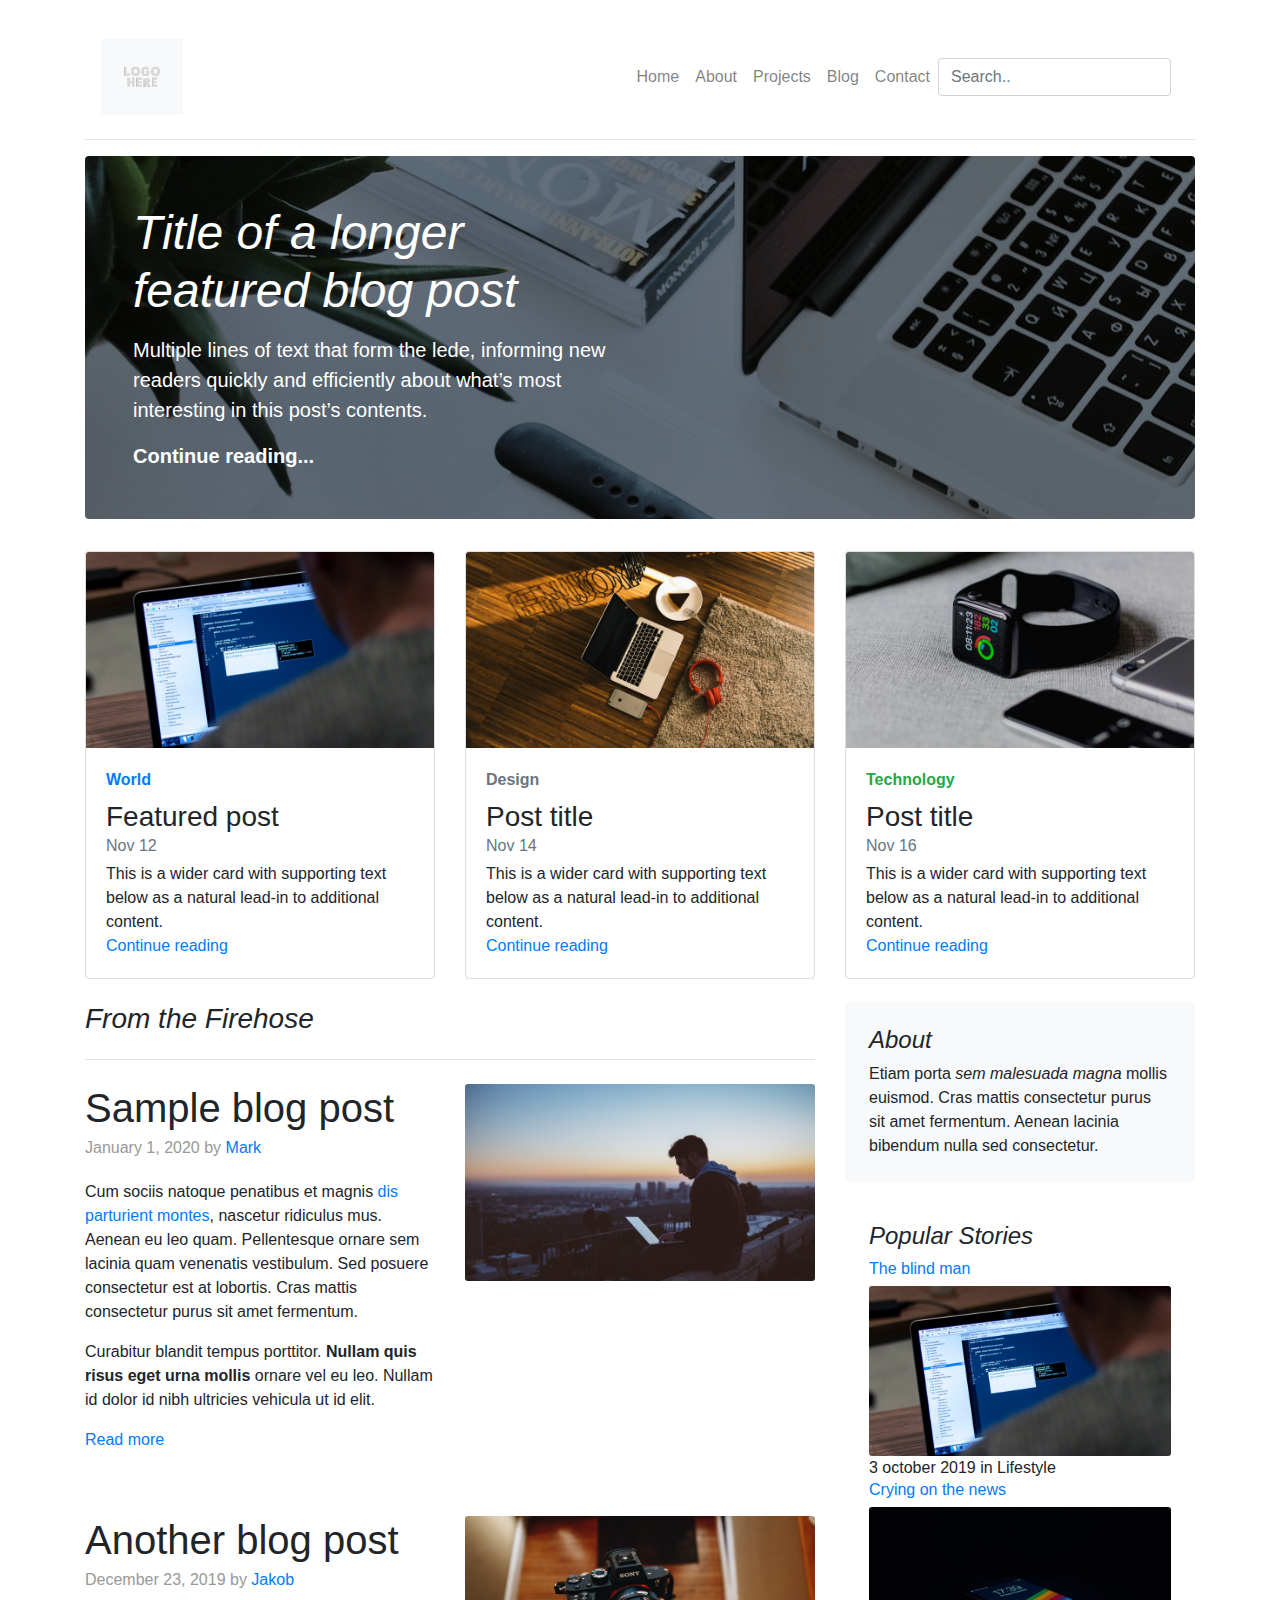
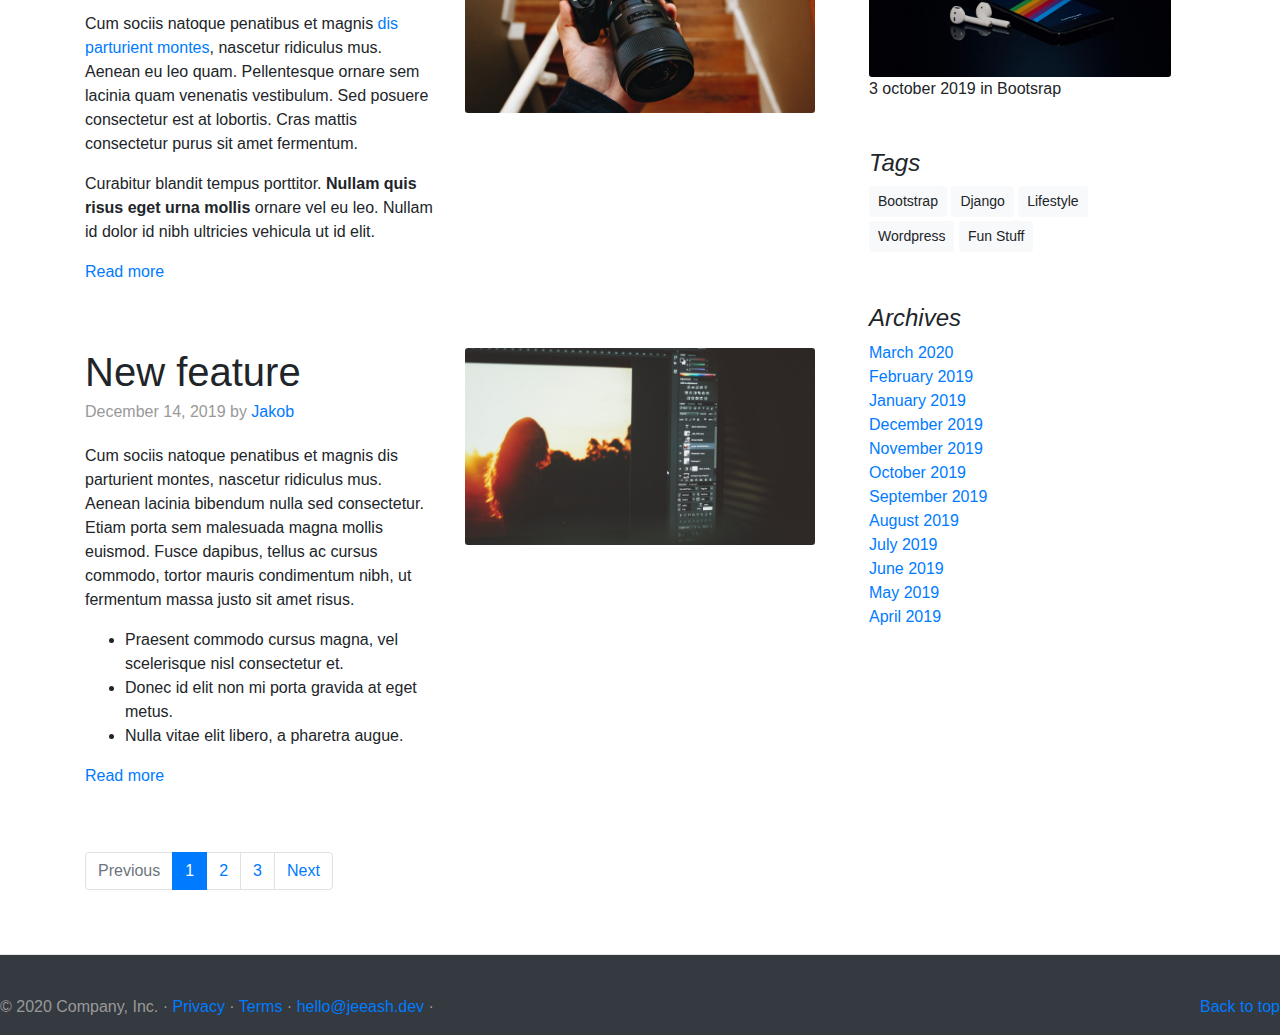
<file: index.html>
<!DOCTYPE html>
<html lang="fr">
  <head>
    <!-- Required meta tags -->
    <meta charset="utf-8">
    <meta name="viewport" content="width=device-width, initial-scale=1, shrink-to-fit=no">
    <title> JH Blog Template </title>
    <!-- Bootstrap CSS -->
    <link rel="stylesheet" href="https://stackpath.bootstrapcdn.com/bootstrap/4.4.1/css/bootstrap.min.css" integrity="sha384-Vkoo8x4CGsO3+Hhxv8T/Q5PaXtkKtu6ug5TOeNV6gBiFeWPGFN9MuhOf23Q9Ifjh" crossorigin="anonymous">
    <link rel="stylesheet" href="https://cdnjs.cloudflare.com/ajax/libs/font-awesome/5.11.2/css/all.css"
        integrity="sha256-46qynGAkLSFpVbEBog43gvNhfrOj+BmwXdxFgVK/Kvc=" crossorigin="anonymous">
    <!--<link rel="stylesheet" href="https://cdnjs.cloudflare.com/ajax/libs/normalize/7.0.0/normalize.min.css">-->

    <link href="https://fonts.googleapis.com/css?family=Source+Code+Pro:400,900|Source+Sans+Pro:300,900&display=swap" rel="stylesheet">

    <link rel="stylesheet" href="css/style.css">

  </head>
<body>



<div class="container">
  <header class="blog-header py-3">
    <nav class="navbar navbar-expand-md navbar-light bg-white absolute-top">
      <button class="navbar-toggler order-2 order-md-1" type="button" data-toggle="collapse" data-target=".navbar-collapse" aria-controls="navbar-left navbar-right" aria-expanded="false" aria-label="Toggle navigation">
        <span class="navbar-toggler-icon"></span>
      </button>
      <nav class="navbar navbar-light bg-light">
          <a class="navbar-brand mx-auto order-1 order-md-3" href="index.html">
              <img src="img/logo.png" width="50" height="50" alt="Logo">
          </a>
      </nav>
      <div class="collapse navbar-collapse order-4 order-md-4" id="navbar-right">
        <ul class="navbar-nav ml-auto">
          <li class="nav-item">
            <a class="nav-link" href="index.html">Home</a>
          </li>
          <li class="nav-item">
            <a class="nav-link" href="about.html">About</a>
          </li>
          <li class="nav-item">
            <a class="nav-link" href="projets.html">Projects</a>
          </li>
          <li class="nav-item">
            <a class="nav-link" href="blogposts.html">Blog</a>
          </li>
          <li class="nav-item">
            <a class="nav-link" href="contact.html">Contact</a>
          </li>
        </ul>
        <form class="form-inline" role="search">
          <input class="search js-search form-control form-control-rounded mr-sm-2" type="text" title="Enter search query here.." placeholder="Search.." aria-label="Search">
        </form>
      </div>
    </nav>
  </header>

  <div class="jumbotron p-4 p-md-5 text-white rounded bg-dark" style="background-image:url(img/3.jpg) ">
    <div class="col-md-6 px-0">
      <h1 class="display-4 font-italic">Title of a longer featured blog post</h1>
      <p class="lead my-3">Multiple lines of text that form the lede, informing new readers quickly and efficiently about what’s most interesting in this post’s contents.</p>
      <p class="lead mb-0"><a href="#" class="text-white font-weight-bold">Continue reading...</a></p>
    </div>
  </div>

  <div class="row mb-2">
    <div class="col-md-4">
      <div class="card" style="">
        <img src="img/6.jpg" class="card-img-top" alt="">
        <div class="card-body">
          <strong class="d-inline-block mb-2 text-primary">World</strong>
          <h3 class="mb-0">Featured post</h3>
          <div class="mb-1 text-muted">Nov 12</div>
          <p class="card-text mb-auto">This is a wider card with supporting text below as a natural lead-in to additional content.</p>
          <a href="#" class="stretched-link">Continue reading</a>
        </div>
      </div>
    </div>
    <div class="col-md-4">
      <div class="card" style="">
        <img src="img/2.jpg" class="card-img-top" alt="">
        <div class="card-body">
          <strong class="d-inline-block mb-2 text-secondary">Design</strong>
          <h3 class="mb-0">Post title</h3>
          <div class="mb-1 text-muted">Nov 14</div>
          <p class="card-text mb-auto">This is a wider card with supporting text below as a natural lead-in to additional content.</p>
          <a href="#" class="stretched-link">Continue reading</a>
        </div>
      </div>
    </div>
    <div class="col-md-4">
      <div class="card" style="">
        <img src="img/4.jpg" class="card-img-top" alt="">
        <div class="card-body">
          <strong class="d-inline-block mb-2 text-success">Technology</strong>
          <h3 class="mb-0">Post title</h3>
          <div class="mb-1 text-muted">Nov 16</div>
          <p class="card-text mb-auto">This is a wider card with supporting text below as a natural lead-in to additional content.</p>
          <a href="#" class="stretched-link">Continue reading</a>
        </div>
      </div>
    </div>
  </div>
</div>

<main role="main" class="container">
  <div class="row">
    <div class="col-md-8 blog-main">
      <h3 class="pb-4 mb-4 font-italic border-bottom">
        From the Firehose
      </h3>

      <div class="blog-post">
          <div class="row">
            <div class="col-md-6">
            <h2 class="blog-post-title">Sample blog post</h2>
            <p class="blog-post-meta">January 1, 2020 by <a href="#">Mark</a></p>
            <p>Cum sociis natoque penatibus et magnis <a href="#">dis parturient montes</a>, nascetur ridiculus mus. Aenean eu leo quam. Pellentesque ornare sem lacinia quam venenatis vestibulum. Sed posuere consectetur est at lobortis. Cras mattis consectetur purus sit amet fermentum.</p>
            <blockquote>
              <p>Curabitur blandit tempus porttitor. <strong>Nullam quis risus eget urna mollis</strong> ornare vel eu leo. Nullam id dolor id nibh ultricies vehicula ut id elit.</p>
            </blockquote>
            <a href="#" class="btn-readmore">Read more</a>
            </div>

            <div class="col-md-6">
              <img src="img/1.jpg" class="card-img" alt="...">
            </div>
            </div>

        </div><!-- /.blog-post -->

      <div class="blog-post">
        <div class="row">
          <div class="col-md-6">
          <h2 class="blog-post-title">Another blog post</h2>
          <p class="blog-post-meta">December 23, 2019 by <a href="#">Jakob</a></p>
          <p>Cum sociis natoque penatibus et magnis <a href="#">dis parturient montes</a>, nascetur ridiculus mus. Aenean eu leo quam. Pellentesque ornare sem lacinia quam venenatis vestibulum. Sed posuere consectetur est at lobortis. Cras mattis consectetur purus sit amet fermentum.</p>
          <blockquote>
          <p>Curabitur blandit tempus porttitor. <strong>Nullam quis risus eget urna mollis</strong> ornare vel eu leo. Nullam id dolor id nibh ultricies vehicula ut id elit.</p>
          </blockquote>
          <a href="#" class="btn-readmore">Read more</a>
          </div>
          <div class="col-md-6">
            <img src="img/11.jpg" class="card-img" alt="...">
          </div>
        </div>
      </div><!-- /.blog-post -->


      <div class="blog-post">
        <div class="row">
          <div class="col-md-6">
          <h2 class="blog-post-title">New feature</h2>
          <p class="blog-post-meta">December 14, 2019 by <a href="#">Jakob</a></p>
          <p>Cum sociis natoque penatibus et magnis dis parturient montes, nascetur ridiculus mus. Aenean lacinia bibendum nulla sed consectetur. Etiam porta sem malesuada magna mollis euismod. Fusce dapibus, tellus ac cursus commodo, tortor mauris condimentum nibh, ut fermentum massa justo sit amet risus.</p>
          <ul>
            <li>Praesent commodo cursus magna, vel scelerisque nisl consectetur et.</li>
            <li>Donec id elit non mi porta gravida at eget metus.</li>
            <li>Nulla vitae elit libero, a pharetra augue.</li>
          </ul>
          <a href="#" class="btn-readmore">Read more</a>
        </div>
        <div class="col-md-6">
          <img src="img/12.jpg" class="card-img" alt="...">
        </div>
      </div>
    </div><!-- /.blog-post -->

    <nav aria-label="navigation" class="blog-pagination">
      <ul class="pagination">
        <li class="page-item disabled">
          <a class="page-link" href="#" tabindex="-1" aria-disabled="true">Previous</a>
        </li>
        <li class="page-item active" aria-current="page">
          <a class="page-link" href="#">1 <span class="sr-only">(current)</span></a>
        </li>
        <li class="page-item"><a class="page-link" href="#">2</a></li>
        <li class="page-item"><a class="page-link" href="#">3</a></li>
        <li class="page-item">
          <a class="page-link" href="#">Next</a>
        </li>
      </ul>
   </nav>

    </div><!-- /.blog-main -->

    <aside class="col-md-4 blog-sidebar">
      <div class="p-4 mb-3 bg-light rounded">
        <h4 class="font-italic">About</h4>
        <p class="mb-0">Etiam porta <em>sem malesuada magna</em> mollis euismod. Cras mattis consectetur purus sit amet fermentum. Aenean lacinia bibendum nulla sed consectetur.</p>
      </div>

      <div class="p-4">
        <h4 class="font-italic">Popular Stories</h4>
        <a href="blogpost-single.html" class="d-inline-block">
            <h4 class="h6">The blind man</h4>
              <img class="card-img" src="img/6.jpg" alt="" />
        </a>
        <time class="timeago" datetime="2019-10-03 20:00">3 october 2019</time> in Lifestyle

        <a href="blogpost-single.html" class="d-inline-block">
            <h4 class="h6">Crying on the news</h4>
              <img class="card-img" src="img/10.jpg" alt="" />
        </a>
        <time class="timeago" datetime="2019-10-03 20:00">3 october 2019</time> in Bootsrap

      </div>

      <div class="p-4">
        <h4 class="font-italic">Tags</h4>
        <a class="btn btn-light btn-sm mb-1" href="page-category.html">Bootstrap</a>
        <a class="btn btn-light btn-sm mb-1" href="page-category.html">Django</a>
        <a class="btn btn-light btn-sm mb-1" href="page-category.html">Lifestyle</a>
        <a class="btn btn-light btn-sm mb-1" href="page-category.html">Wordpress</a>
        <a class="btn btn-light btn-sm mb-1" href="page-category.html">Fun Stuff</a>
      </div>

      <div class="p-4">
        <h4 class="font-italic">Archives</h4>
        <ol class="list-unstyled mb-0">
          <li><a href="#">March 2020</a></li>
          <li><a href="#">February 2019</a></li>
          <li><a href="#">January 2019</a></li>
          <li><a href="#">December 2019</a></li>
          <li><a href="#">November 2019</a></li>
          <li><a href="#">October 2019</a></li>
          <li><a href="#">September 2019</a></li>
          <li><a href="#">August 2019</a></li>
          <li><a href="#">July 2019</a></li>
          <li><a href="#">June 2019</a></li>
          <li><a href="#">May 2019</a></li>
          <li><a href="#">April 2019</a></li>
        </ol>
      </div>

    </aside><!-- /.blog-sidebar -->

  </div><!-- /.row -->

</main><!-- /.container -->

<footer class="blog-footer bg-dark">
  <p class="float-right"><a href="#">Back to top</a></p>
  <p class="float-left">&copy; 2020 Company, Inc. &middot; <a href="#">Privacy</a> &middot; <a href="#">Terms</a>
    &middot; <a href="mailto:hello@jeeash.dev" class="">hello@jeeash.dev</a> &middot; <a href="#"><i class="fab fa-github"></i></a>
    <a href="#"><i class="fab fa-twitter"></i></a> <a href="#"><i class="fab fa-facebook"></i></a>
  </p>
</footer>

<!-- Optional JavaScript -->
<!-- jQuery first, then Popper.js, then Bootstrap JS -->
<script src="https://code.jquery.com/jquery-3.4.1.slim.min.js" integrity="sha384-J6qa4849blE2+poT4WnyKhv5vZF5SrPo0iEjwBvKU7imGFAV0wwj1yYfoRSJoZ+n" crossorigin="anonymous"></script>
<script src="https://cdn.jsdelivr.net/npm/popper.js@1.16.0/dist/umd/popper.min.js" integrity="sha384-Q6E9RHvbIyZFJoft+2mJbHaEWldlvI9IOYy5n3zV9zzTtmI3UksdQRVvoxMfooAo" crossorigin="anonymous"></script>
<script src="https://stackpath.bootstrapcdn.com/bootstrap/4.4.1/js/bootstrap.min.js" integrity="sha384-wfSDF2E50Y2D1uUdj0O3uMBJnjuUD4Ih7YwaYd1iqfktj0Uod8GCExl3Og8ifwB6" crossorigin="anonymous"></script>
</body>
</html>
</file>
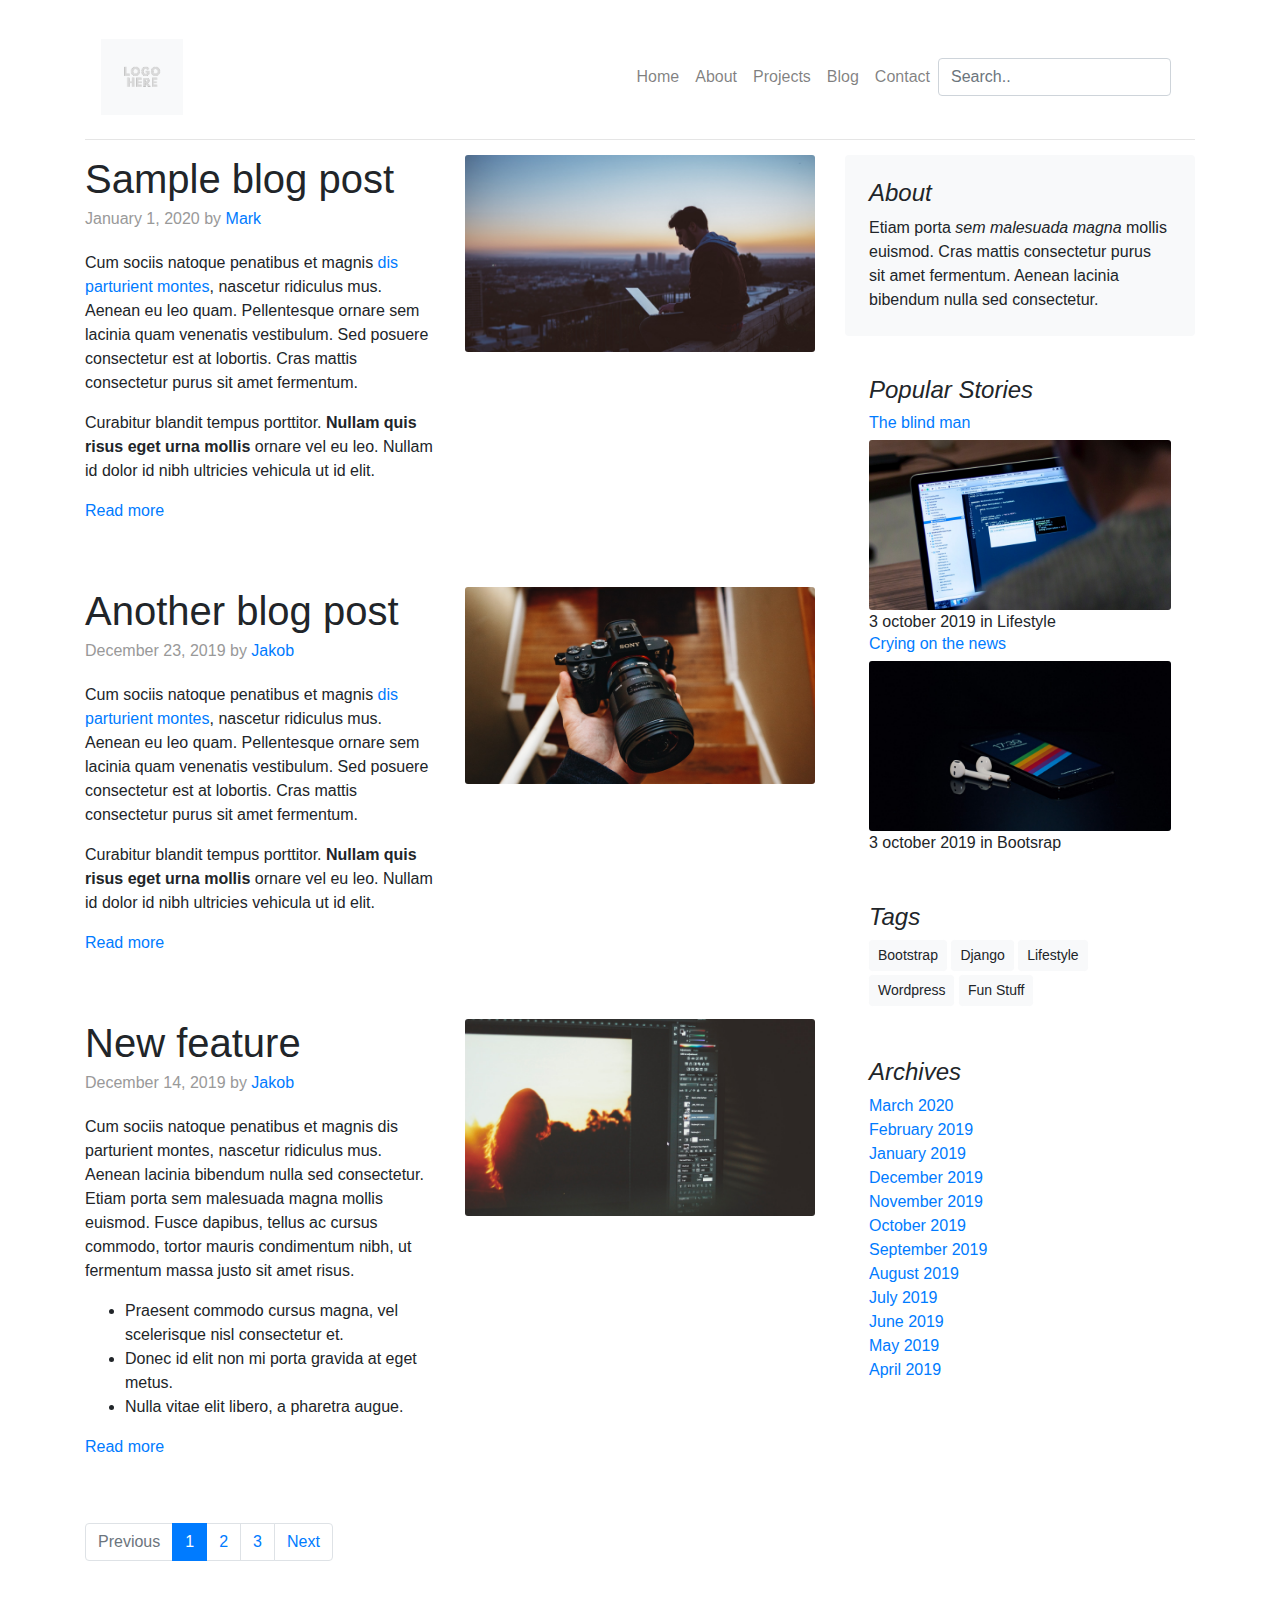
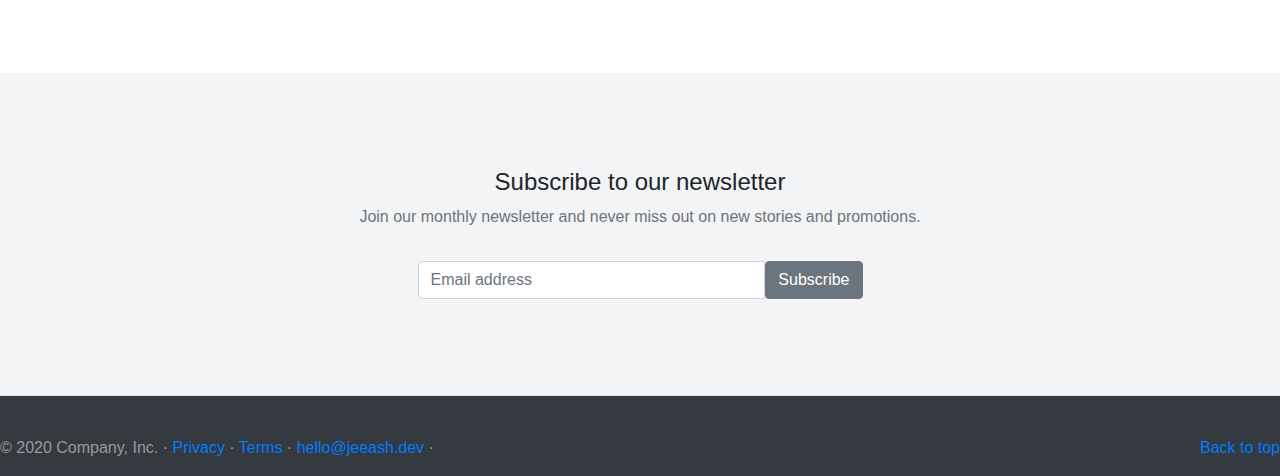
<file: blogposts.html>
<!DOCTYPE html>
<html lang="fr">
  <head>
    <!-- Required meta tags -->
    <meta charset="utf-8">
    <meta name="viewport" content="width=device-width, initial-scale=1, shrink-to-fit=no">
    <title> JH Blog Template </title>
    <!-- Bootstrap CSS -->
    <link rel="stylesheet" href="https://stackpath.bootstrapcdn.com/bootstrap/4.4.1/css/bootstrap.min.css" integrity="sha384-Vkoo8x4CGsO3+Hhxv8T/Q5PaXtkKtu6ug5TOeNV6gBiFeWPGFN9MuhOf23Q9Ifjh" crossorigin="anonymous">
    <link rel="stylesheet" href="https://cdnjs.cloudflare.com/ajax/libs/font-awesome/5.11.2/css/all.css"
        integrity="sha256-46qynGAkLSFpVbEBog43gvNhfrOj+BmwXdxFgVK/Kvc=" crossorigin="anonymous">
    <!--<link rel="stylesheet" href="https://cdnjs.cloudflare.com/ajax/libs/normalize/7.0.0/normalize.min.css">-->

    <link href="https://fonts.googleapis.com/css?family=Source+Code+Pro:400,900|Source+Sans+Pro:300,900&display=swap" rel="stylesheet">

    <link rel="stylesheet" href="css/style.css">

  </head>
<body>



<div class="container">
  <header class="blog-header py-3">
    <nav class="navbar navbar-expand-md navbar-light bg-white absolute-top">
      <button class="navbar-toggler order-2 order-md-1" type="button" data-toggle="collapse" data-target=".navbar-collapse" aria-controls="navbar-left navbar-right" aria-expanded="false" aria-label="Toggle navigation">
        <span class="navbar-toggler-icon"></span>
      </button>
      <nav class="navbar navbar-light bg-light">
          <a class="navbar-brand mx-auto order-1 order-md-3" href="index.html">
              <img src="img/logo.png" width="50" height="50" alt="Logo">
          </a>
      </nav>
      <div class="collapse navbar-collapse order-4 order-md-4" id="navbar-right">
        <ul class="navbar-nav ml-auto">
          <li class="nav-item">
            <a class="nav-link" href="index.html">Home</a>
          </li>
          <li class="nav-item">
            <a class="nav-link" href="about.html">About</a>
          </li>
          <li class="nav-item">
            <a class="nav-link" href="projets.html">Projects</a>
          </li>
          <li class="nav-item">
            <a class="nav-link" href="blogposts.html">Blog</a>
          </li>
          <li class="nav-item">
            <a class="nav-link" href="contact.html">Contact</a>
          </li>
        </ul>
        <form class="form-inline" role="search">
          <input class="search js-search form-control form-control-rounded mr-sm-2" type="text" title="Enter search query here.." placeholder="Search.." aria-label="Search">
        </form>
      </div>
    </nav>
  </header>
</div>

<main role="main" class="container">
  <div class="row">
    <div class="col-md-8 blog-main">
      <div class="blog-post">
          <div class="row">
            <div class="col-md-6">
            <h2 class="blog-post-title">Sample blog post</h2>
            <p class="blog-post-meta">January 1, 2020 by <a href="#">Mark</a></p>
            <p>Cum sociis natoque penatibus et magnis <a href="#">dis parturient montes</a>, nascetur ridiculus mus. Aenean eu leo quam. Pellentesque ornare sem lacinia quam venenatis vestibulum. Sed posuere consectetur est at lobortis. Cras mattis consectetur purus sit amet fermentum.</p>
            <blockquote>
              <p>Curabitur blandit tempus porttitor. <strong>Nullam quis risus eget urna mollis</strong> ornare vel eu leo. Nullam id dolor id nibh ultricies vehicula ut id elit.</p>
            </blockquote>
            <a href="#" class="btn-readmore">Read more</a>
            </div>

            <div class="col-md-6">
              <img src="img/1.jpg" class="card-img" alt="...">
            </div>
            </div>

        </div><!-- /.blog-post -->

      <div class="blog-post">
        <div class="row">
          <div class="col-md-6">
          <h2 class="blog-post-title">Another blog post</h2>
          <p class="blog-post-meta">December 23, 2019 by <a href="#">Jakob</a></p>
          <p>Cum sociis natoque penatibus et magnis <a href="#">dis parturient montes</a>, nascetur ridiculus mus. Aenean eu leo quam. Pellentesque ornare sem lacinia quam venenatis vestibulum. Sed posuere consectetur est at lobortis. Cras mattis consectetur purus sit amet fermentum.</p>
          <blockquote>
          <p>Curabitur blandit tempus porttitor. <strong>Nullam quis risus eget urna mollis</strong> ornare vel eu leo. Nullam id dolor id nibh ultricies vehicula ut id elit.</p>
          </blockquote>
          <a href="#" class="btn-readmore">Read more</a>
          </div>
          <div class="col-md-6">
            <img src="img/11.jpg" class="card-img" alt="...">
          </div>
        </div>
      </div><!-- /.blog-post -->


      <div class="blog-post">
        <div class="row">
          <div class="col-md-6">
          <h2 class="blog-post-title">New feature</h2>
          <p class="blog-post-meta">December 14, 2019 by <a href="#">Jakob</a></p>
          <p>Cum sociis natoque penatibus et magnis dis parturient montes, nascetur ridiculus mus. Aenean lacinia bibendum nulla sed consectetur. Etiam porta sem malesuada magna mollis euismod. Fusce dapibus, tellus ac cursus commodo, tortor mauris condimentum nibh, ut fermentum massa justo sit amet risus.</p>
          <ul>
            <li>Praesent commodo cursus magna, vel scelerisque nisl consectetur et.</li>
            <li>Donec id elit non mi porta gravida at eget metus.</li>
            <li>Nulla vitae elit libero, a pharetra augue.</li>
          </ul>
          <a href="#" class="btn-readmore">Read more</a>
        </div>
        <div class="col-md-6">
          <img src="img/12.jpg" class="card-img" alt="...">
        </div>
      </div>
    </div><!-- /.blog-post -->


      <nav aria-label="navigation" class="blog-pagination">
        <ul class="pagination">
          <li class="page-item disabled">
            <a class="page-link" href="#" tabindex="-1" aria-disabled="true">Previous</a>
          </li>
          <li class="page-item active" aria-current="page">
            <a class="page-link" href="#">1 <span class="sr-only">(current)</span></a>
          </li>
          <li class="page-item"><a class="page-link" href="#">2</a></li>
          <li class="page-item"><a class="page-link" href="#">3</a></li>
          <li class="page-item">
            <a class="page-link" href="#">Next</a>
          </li>
        </ul>
     </nav>

    </div><!-- /.blog-main -->

    <aside class="col-md-4 blog-sidebar">
      <div class="p-4 mb-3 bg-light rounded">
        <h4 class="font-italic">About</h4>
        <p class="mb-0">Etiam porta <em>sem malesuada magna</em> mollis euismod. Cras mattis consectetur purus sit amet fermentum. Aenean lacinia bibendum nulla sed consectetur.</p>
      </div>

      <div class="p-4">
        <h4 class="font-italic">Popular Stories</h4>
        <a href="blogpost-single.html" class="d-inline-block">
            <h4 class="h6">The blind man</h4>
              <img class="card-img" src="img/6.jpg" alt="" />
        </a>
        <time class="timeago" datetime="2019-10-03 20:00">3 october 2019</time> in Lifestyle

        <a href="blogpost-single.html" class="d-inline-block">
            <h4 class="h6">Crying on the news</h4>
              <img class="card-img" src="img/10.jpg" alt="" />
        </a>
        <time class="timeago" datetime="2019-10-03 20:00">3 october 2019</time> in Bootsrap

      </div>

      <div class="p-4">
        <h4 class="font-italic">Tags</h4>
        <a class="btn btn-light btn-sm mb-1" href="page-category.html">Bootstrap</a>
        <a class="btn btn-light btn-sm mb-1" href="page-category.html">Django</a>
        <a class="btn btn-light btn-sm mb-1" href="page-category.html">Lifestyle</a>
        <a class="btn btn-light btn-sm mb-1" href="page-category.html">Wordpress</a>
        <a class="btn btn-light btn-sm mb-1" href="page-category.html">Fun Stuff</a>
      </div>

      <div class="p-4">
        <h4 class="font-italic">Archives</h4>
        <ol class="list-unstyled mb-0">
          <li><a href="#">March 2020</a></li>
          <li><a href="#">February 2019</a></li>
          <li><a href="#">January 2019</a></li>
          <li><a href="#">December 2019</a></li>
          <li><a href="#">November 2019</a></li>
          <li><a href="#">October 2019</a></li>
          <li><a href="#">September 2019</a></li>
          <li><a href="#">August 2019</a></li>
          <li><a href="#">July 2019</a></li>
          <li><a href="#">June 2019</a></li>
          <li><a href="#">May 2019</a></li>
          <li><a href="#">April 2019</a></li>
        </ol>
      </div>

    </aside><!-- /.blog-sidebar -->

  </div><!-- /.row -->

</main><!-- /.container -->

<div class="site-newsletter">
  <div class="container">
    <div class="text-center">
      <h3 class="h4 mb-2">Subscribe to our newsletter</h3>
      <p class="text-muted">Join our monthly newsletter and never miss out on new stories and promotions.</p>

      <div class="row">
        <div class="col-xs-12 col-sm-9 col-md-7 col-lg-5 ml-auto mr-auto">
          <div class="input-group mb-3 mt-3">
            <input type="text" class="form-control" placeholder="Email address" aria-label="Email address">
            <span class="input-group-btn">
              <button class="btn btn-secondary" type="button">Subscribe</button>
            </span>
          </div>
        </div>
      </div>
    </div>
  </div>
</div>

<footer class="blog-footer bg-dark">
  <p class="float-right"><a href="#">Back to top</a></p>
  <p class="float-left">&copy; 2020 Company, Inc. &middot; <a href="#">Privacy</a> &middot; <a href="#">Terms</a>
    &middot; <a href="mailto:hello@jeeash.dev" class="">hello@jeeash.dev</a> &middot; <a href="#"><i class="fab fa-github"></i></a>
    <a href="#"><i class="fab fa-twitter"></i></a> <a href="#"><i class="fab fa-facebook"></i></a>
  </p>
</footer>


<!-- Optional JavaScript -->
<!-- jQuery first, then Popper.js, then Bootstrap JS -->
<script src="https://code.jquery.com/jquery-3.4.1.slim.min.js" integrity="sha384-J6qa4849blE2+poT4WnyKhv5vZF5SrPo0iEjwBvKU7imGFAV0wwj1yYfoRSJoZ+n" crossorigin="anonymous"></script>
<script src="https://cdn.jsdelivr.net/npm/popper.js@1.16.0/dist/umd/popper.min.js" integrity="sha384-Q6E9RHvbIyZFJoft+2mJbHaEWldlvI9IOYy5n3zV9zzTtmI3UksdQRVvoxMfooAo" crossorigin="anonymous"></script>
<script src="https://stackpath.bootstrapcdn.com/bootstrap/4.4.1/js/bootstrap.min.js" integrity="sha384-wfSDF2E50Y2D1uUdj0O3uMBJnjuUD4Ih7YwaYd1iqfktj0Uod8GCExl3Og8ifwB6" crossorigin="anonymous"></script>
</body>
</html>
</file>
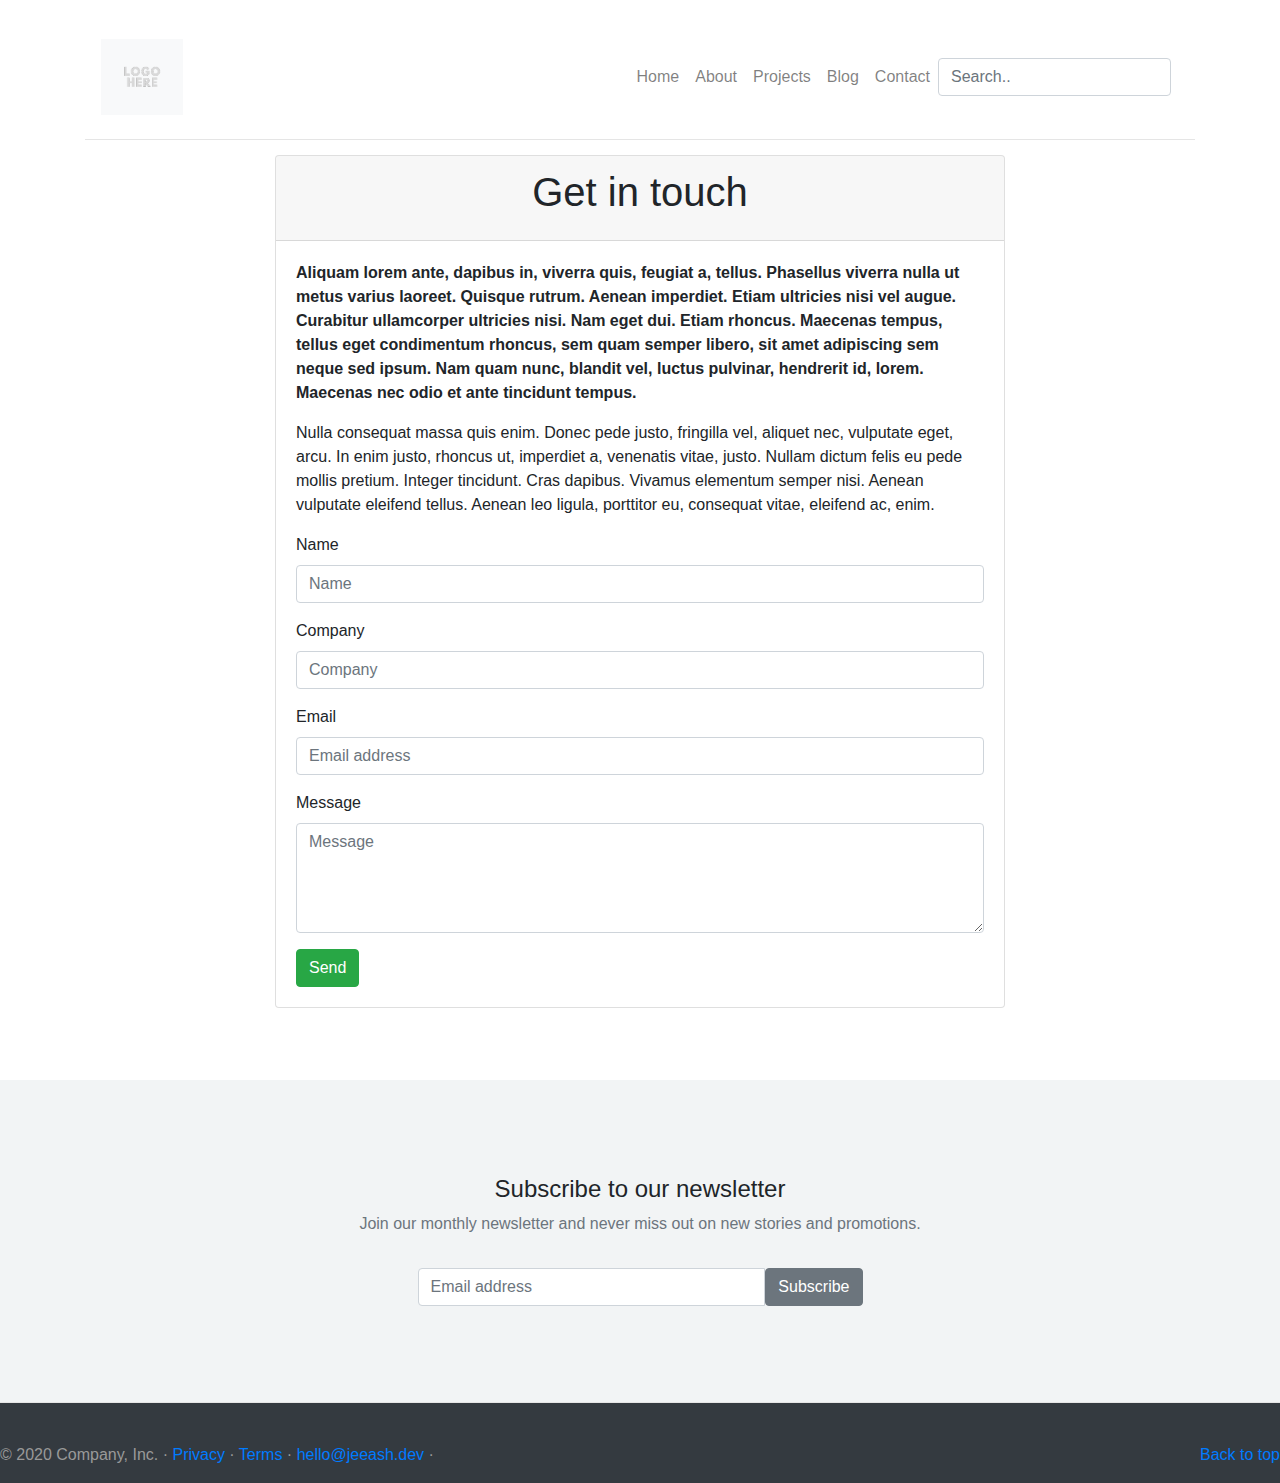
<file: contact.html>
<!DOCTYPE html>
<html lang="fr">
  <head>
    <!-- Required meta tags -->
    <meta charset="utf-8">
    <meta name="viewport" content="width=device-width, initial-scale=1, shrink-to-fit=no">
    <title> JH Blog Template </title>
    <!-- Bootstrap CSS -->
    <link rel="stylesheet" href="https://stackpath.bootstrapcdn.com/bootstrap/4.4.1/css/bootstrap.min.css" integrity="sha384-Vkoo8x4CGsO3+Hhxv8T/Q5PaXtkKtu6ug5TOeNV6gBiFeWPGFN9MuhOf23Q9Ifjh" crossorigin="anonymous">
    <link rel="stylesheet" href="https://cdnjs.cloudflare.com/ajax/libs/font-awesome/5.11.2/css/all.css"
        integrity="sha256-46qynGAkLSFpVbEBog43gvNhfrOj+BmwXdxFgVK/Kvc=" crossorigin="anonymous">
    <!--<link rel="stylesheet" href="https://cdnjs.cloudflare.com/ajax/libs/normalize/7.0.0/normalize.min.css">-->

    <link href="https://fonts.googleapis.com/css?family=Source+Code+Pro:400,900|Source+Sans+Pro:300,900&display=swap" rel="stylesheet">

    <link rel="stylesheet" href="css/style.css">

  </head>
<body>



<div class="container">
  <header class="blog-header py-3">
    <nav class="navbar navbar-expand-md navbar-light bg-white absolute-top">
      <button class="navbar-toggler order-2 order-md-1" type="button" data-toggle="collapse" data-target=".navbar-collapse" aria-controls="navbar-left navbar-right" aria-expanded="false" aria-label="Toggle navigation">
        <span class="navbar-toggler-icon"></span>
      </button>
      <nav class="navbar navbar-light bg-light">
          <a class="navbar-brand mx-auto order-1 order-md-3" href="index.html">
              <img src="img/logo.png" width="50" height="50" alt="Logo">
          </a>
      </nav>
      <div class="collapse navbar-collapse order-4 order-md-4" id="navbar-right">
        <ul class="navbar-nav ml-auto">
          <li class="nav-item">
            <a class="nav-link" href="index.html">Home</a>
          </li>
          <li class="nav-item">
            <a class="nav-link" href="about.html">About</a>
          </li>
          <li class="nav-item">
            <a class="nav-link" href="projets.html">Projects</a>
          </li>
          <li class="nav-item">
            <a class="nav-link" href="blogposts.html">Blog</a>
          </li>
          <li class="nav-item">
            <a class="nav-link" href="contact.html">Contact</a>
          </li>
        </ul>
        <form class="form-inline" role="search">
          <input class="search js-search form-control form-control-rounded mr-sm-2" type="text" title="Enter search query here.." placeholder="Search.." aria-label="Search">
        </form>
      </div>
    </nav>
  </header>
</div>

<main role="main" class="container">
  <div class="row">
    <div class="col-md-8 mx-auto">

      <article class="card mb-4">
        <header class="card-header text-center">
          <h1 class="card-title">Get in touch</h1>
        </header>
        <div class="card-body">

          <p><strong>Aliquam lorem ante, dapibus in, viverra quis, feugiat a, tellus. Phasellus viverra nulla ut metus varius laoreet. Quisque rutrum. Aenean imperdiet. Etiam ultricies nisi vel augue. Curabitur ullamcorper ultricies nisi. Nam eget dui. Etiam rhoncus. Maecenas tempus, tellus eget condimentum rhoncus, sem quam semper libero, sit amet adipiscing sem neque sed ipsum. Nam quam nunc, blandit vel, luctus pulvinar, hendrerit id, lorem. Maecenas nec odio et ante tincidunt tempus.</strong></p>

          <p>Nulla consequat massa quis enim. Donec pede justo, fringilla vel, aliquet nec, vulputate eget, arcu. In enim justo, rhoncus ut, imperdiet a, venenatis vitae, justo. Nullam dictum felis eu pede mollis pretium. Integer tincidunt. Cras dapibus. Vivamus elementum semper nisi. Aenean vulputate eleifend tellus. Aenean leo ligula, porttitor eu, consequat vitae, eleifend ac, enim.</p>

          <form>
            <div class="form-group">
              <label for="name">Name</label>
              <input type="text" class="form-control" id="name" placeholder="Name">
            </div>
            <div class="form-group">
              <label for="company">Company</label>
              <input type="text" class="form-control" id="company" placeholder="Company">
            </div>
            <div class="form-group">
              <label for="email">Email</label>
              <input type="email" class="form-control" id="email" placeholder="Email address">
            </div>
            <div class="form-group">
              <label for="question">Message</label>
              <textarea class="form-control" id="message" rows="4" placeholder="Message"></textarea>
            </div>

            <button type="button" class="btn btn-success">Send</button>
          </form>

        </div>
      </article><!-- /.card -->

    </div>

  </div><!-- /.row -->

</main><!-- /.container -->

<div class="site-newsletter">
  <div class="container">
    <div class="text-center">
      <h3 class="h4 mb-2">Subscribe to our newsletter</h3>
      <p class="text-muted">Join our monthly newsletter and never miss out on new stories and promotions.</p>

      <div class="row">
        <div class="col-xs-12 col-sm-9 col-md-7 col-lg-5 ml-auto mr-auto">
          <div class="input-group mb-3 mt-3">
            <input type="text" class="form-control" placeholder="Email address" aria-label="Email address">
            <span class="input-group-btn">
              <button class="btn btn-secondary" type="button">Subscribe</button>
            </span>
          </div>
        </div>
      </div>
    </div>
  </div>
</div>

<footer class="blog-footer bg-dark">
  <p class="float-right"><a href="#">Back to top</a></p>
  <p class="float-left">&copy; 2020 Company, Inc. &middot; <a href="#">Privacy</a> &middot; <a href="#">Terms</a>
    &middot; <a href="mailto:hello@jeeash.dev" class="">hello@jeeash.dev</a> &middot; <a href="#"><i class="fab fa-github"></i></a>
    <a href="#"><i class="fab fa-twitter"></i></a> <a href="#"><i class="fab fa-facebook"></i></a>
  </p>
</footer>


<!-- Optional JavaScript -->
<!-- jQuery first, then Popper.js, then Bootstrap JS -->
<script src="https://code.jquery.com/jquery-3.4.1.slim.min.js" integrity="sha384-J6qa4849blE2+poT4WnyKhv5vZF5SrPo0iEjwBvKU7imGFAV0wwj1yYfoRSJoZ+n" crossorigin="anonymous"></script>
<script src="https://cdn.jsdelivr.net/npm/popper.js@1.16.0/dist/umd/popper.min.js" integrity="sha384-Q6E9RHvbIyZFJoft+2mJbHaEWldlvI9IOYy5n3zV9zzTtmI3UksdQRVvoxMfooAo" crossorigin="anonymous"></script>
<script src="https://stackpath.bootstrapcdn.com/bootstrap/4.4.1/js/bootstrap.min.js" integrity="sha384-wfSDF2E50Y2D1uUdj0O3uMBJnjuUD4Ih7YwaYd1iqfktj0Uod8GCExl3Og8ifwB6" crossorigin="anonymous"></script>
</body>
</html>
</file>
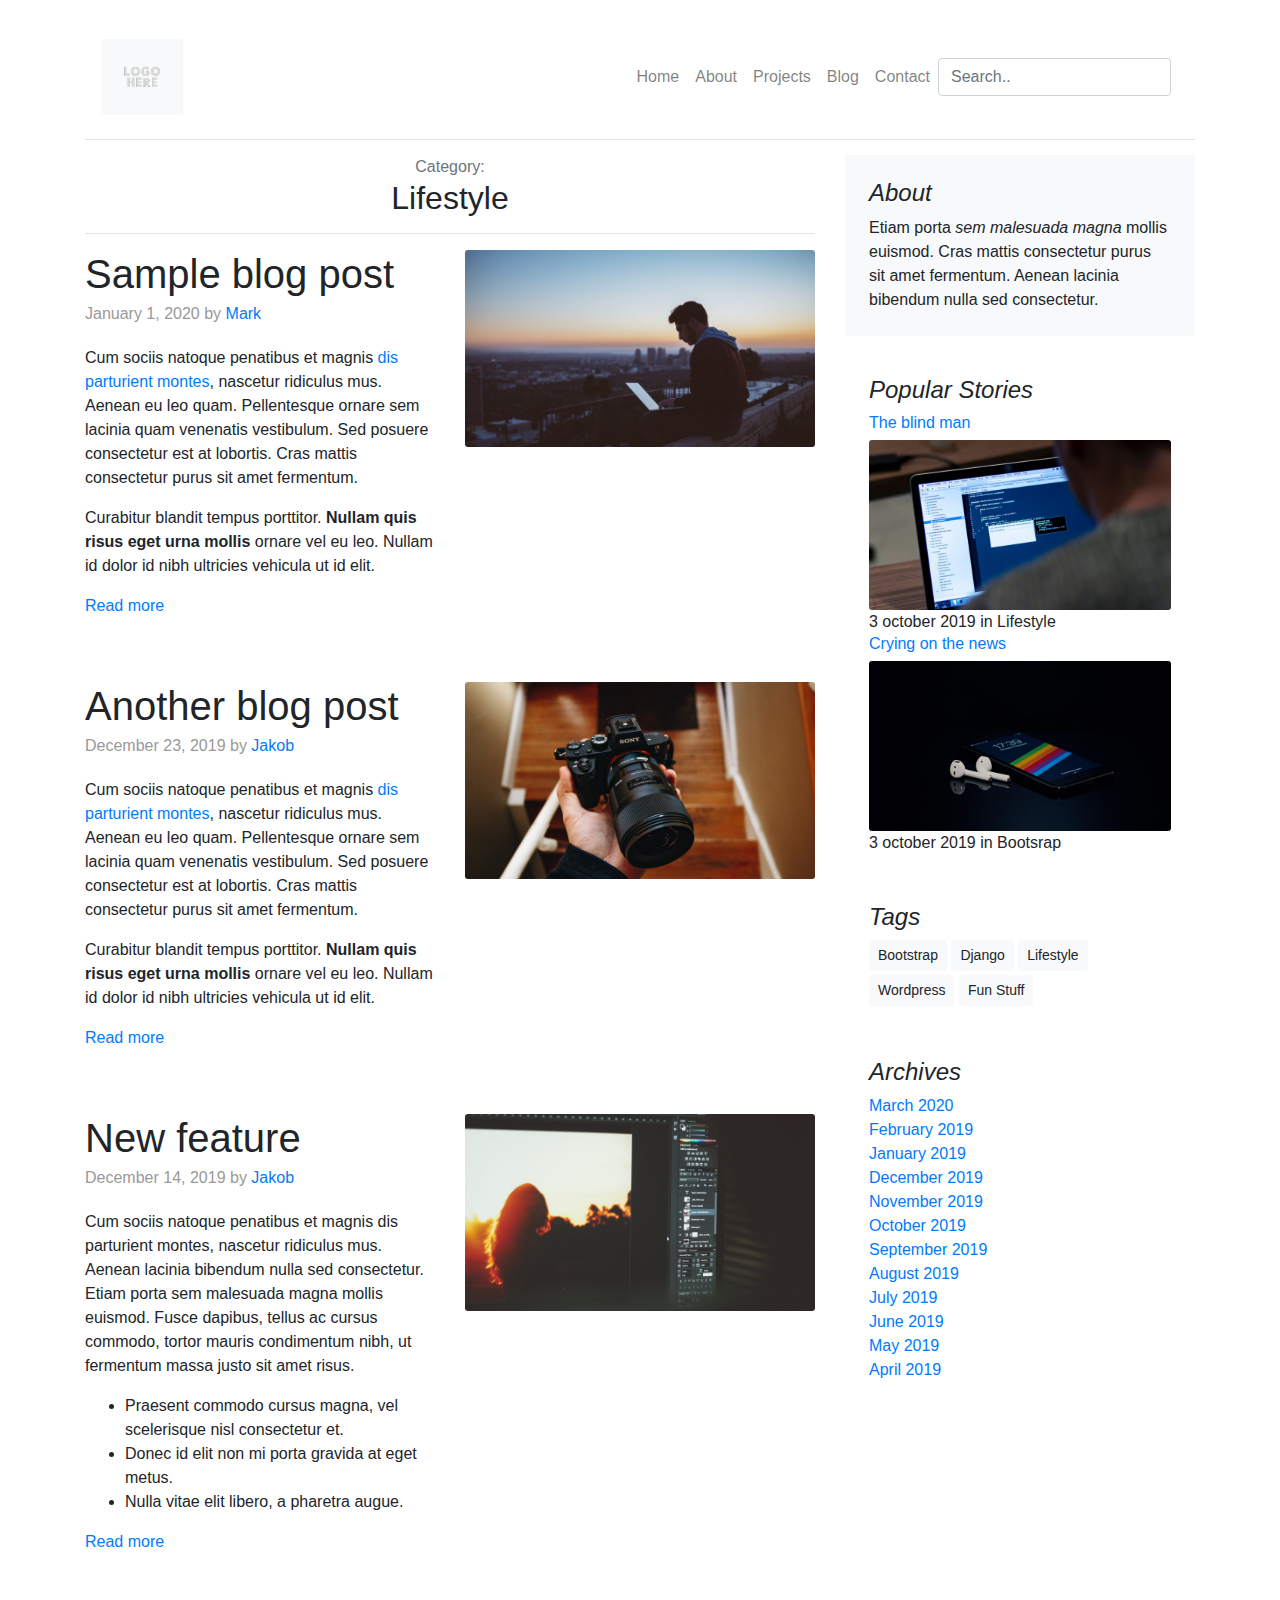
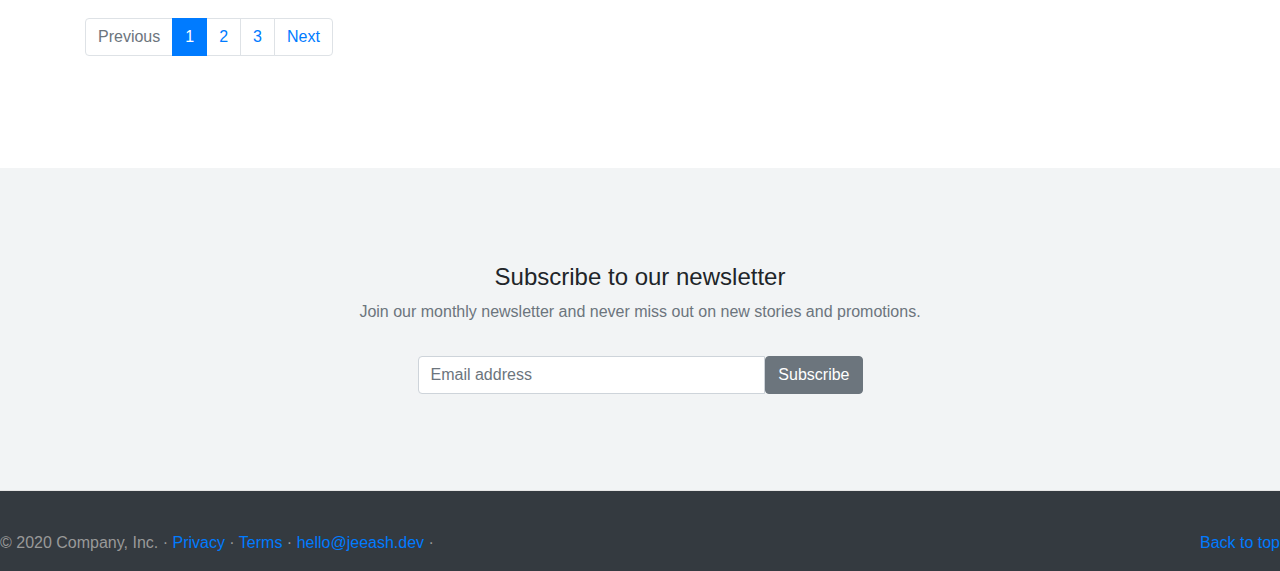
<file: page-category.html>
<!DOCTYPE html>
<html lang="fr">
  <head>
    <!-- Required meta tags -->
    <meta charset="utf-8">
    <meta name="viewport" content="width=device-width, initial-scale=1, shrink-to-fit=no">
    <title> JH Blog Template </title>
    <!-- Bootstrap CSS -->
    <link rel="stylesheet" href="https://stackpath.bootstrapcdn.com/bootstrap/4.4.1/css/bootstrap.min.css" integrity="sha384-Vkoo8x4CGsO3+Hhxv8T/Q5PaXtkKtu6ug5TOeNV6gBiFeWPGFN9MuhOf23Q9Ifjh" crossorigin="anonymous">
    <link rel="stylesheet" href="https://cdnjs.cloudflare.com/ajax/libs/font-awesome/5.11.2/css/all.css"
        integrity="sha256-46qynGAkLSFpVbEBog43gvNhfrOj+BmwXdxFgVK/Kvc=" crossorigin="anonymous">
    <!--<link rel="stylesheet" href="https://cdnjs.cloudflare.com/ajax/libs/normalize/7.0.0/normalize.min.css">-->

    <link href="https://fonts.googleapis.com/css?family=Source+Code+Pro:400,900|Source+Sans+Pro:300,900&display=swap" rel="stylesheet">

    <link rel="stylesheet" href="css/style.css">

  </head>
<body>



<div class="container">
  <header class="blog-header py-3">
    <nav class="navbar navbar-expand-md navbar-light bg-white absolute-top">
      <button class="navbar-toggler order-2 order-md-1" type="button" data-toggle="collapse" data-target=".navbar-collapse" aria-controls="navbar-left navbar-right" aria-expanded="false" aria-label="Toggle navigation">
        <span class="navbar-toggler-icon"></span>
      </button>
      <nav class="navbar navbar-light bg-light">
          <a class="navbar-brand mx-auto order-1 order-md-3" href="index.html">
              <img src="img/logo.png" width="50" height="50" alt="Logo">
          </a>
      </nav>
      <div class="collapse navbar-collapse order-4 order-md-4" id="navbar-right">
        <ul class="navbar-nav ml-auto">
          <li class="nav-item">
            <a class="nav-link" href="index.html">Home</a>
          </li>
          <li class="nav-item">
            <a class="nav-link" href="about.html">About</a>
          </li>
          <li class="nav-item">
            <a class="nav-link" href="projets.html">Projects</a>
          </li>
          <li class="nav-item">
            <a class="nav-link" href="blogposts.html">Blog</a>
          </li>
          <li class="nav-item">
            <a class="nav-link" href="contact.html">Contact</a>
          </li>
        </ul>
        <form class="form-inline" role="search">
          <input class="search js-search form-control form-control-rounded mr-sm-2" type="text" title="Enter search query here.." placeholder="Search.." aria-label="Search">
        </form>
      </div>
    </nav>
  </header>
</div>

<main role="main" class="container">
  <div class="row">
    <div class="col-md-8 blog-main">
      <div class="blog-post">
        <div class="text-center">
          <span class="text-muted">Category:</span>
          <h2>Lifestyle</h2>
          <hr />
        </div>
          <div class="row">
            <div class="col-md-6">
            <h2 class="blog-post-title">Sample blog post</h2>
            <p class="blog-post-meta">January 1, 2020 by <a href="#">Mark</a></p>
            <p>Cum sociis natoque penatibus et magnis <a href="#">dis parturient montes</a>, nascetur ridiculus mus. Aenean eu leo quam. Pellentesque ornare sem lacinia quam venenatis vestibulum. Sed posuere consectetur est at lobortis. Cras mattis consectetur purus sit amet fermentum.</p>
            <blockquote>
              <p>Curabitur blandit tempus porttitor. <strong>Nullam quis risus eget urna mollis</strong> ornare vel eu leo. Nullam id dolor id nibh ultricies vehicula ut id elit.</p>
            </blockquote>
            <a href="#" class="btn-readmore">Read more</a>
            </div>

            <div class="col-md-6">
              <img src="img/1.jpg" class="card-img" alt="...">
            </div>
            </div>

        </div><!-- /.blog-post -->

      <div class="blog-post">
        <div class="row">
          <div class="col-md-6">
          <h2 class="blog-post-title">Another blog post</h2>
          <p class="blog-post-meta">December 23, 2019 by <a href="#">Jakob</a></p>
          <p>Cum sociis natoque penatibus et magnis <a href="#">dis parturient montes</a>, nascetur ridiculus mus. Aenean eu leo quam. Pellentesque ornare sem lacinia quam venenatis vestibulum. Sed posuere consectetur est at lobortis. Cras mattis consectetur purus sit amet fermentum.</p>
          <blockquote>
          <p>Curabitur blandit tempus porttitor. <strong>Nullam quis risus eget urna mollis</strong> ornare vel eu leo. Nullam id dolor id nibh ultricies vehicula ut id elit.</p>
          </blockquote>
          <a href="#" class="btn-readmore">Read more</a>
          </div>
          <div class="col-md-6">
            <img src="img/11.jpg" class="card-img" alt="...">
          </div>
        </div>
      </div><!-- /.blog-post -->


      <div class="blog-post">
        <div class="row">
          <div class="col-md-6">
          <h2 class="blog-post-title">New feature</h2>
          <p class="blog-post-meta">December 14, 2019 by <a href="#">Jakob</a></p>
          <p>Cum sociis natoque penatibus et magnis dis parturient montes, nascetur ridiculus mus. Aenean lacinia bibendum nulla sed consectetur. Etiam porta sem malesuada magna mollis euismod. Fusce dapibus, tellus ac cursus commodo, tortor mauris condimentum nibh, ut fermentum massa justo sit amet risus.</p>
          <ul>
            <li>Praesent commodo cursus magna, vel scelerisque nisl consectetur et.</li>
            <li>Donec id elit non mi porta gravida at eget metus.</li>
            <li>Nulla vitae elit libero, a pharetra augue.</li>
          </ul>
          <a href="#" class="btn-readmore">Read more</a>
        </div>
        <div class="col-md-6">
          <img src="img/12.jpg" class="card-img" alt="...">
        </div>
      </div>
    </div><!-- /.blog-post -->


      <nav aria-label="navigation" class="blog-pagination">
        <ul class="pagination">
          <li class="page-item disabled">
            <a class="page-link" href="#" tabindex="-1" aria-disabled="true">Previous</a>
          </li>
          <li class="page-item active" aria-current="page">
            <a class="page-link" href="#">1 <span class="sr-only">(current)</span></a>
          </li>
          <li class="page-item"><a class="page-link" href="#">2</a></li>
          <li class="page-item"><a class="page-link" href="#">3</a></li>
          <li class="page-item">
            <a class="page-link" href="#">Next</a>
          </li>
        </ul>
     </nav>

    </div><!-- /.blog-main -->

   <aside class="col-md-4 blog-sidebar">
      <div class="p-4 mb-3 bg-light rounded">
        <h4 class="font-italic">About</h4>
        <p class="mb-0">Etiam porta <em>sem malesuada magna</em> mollis euismod. Cras mattis consectetur purus sit amet fermentum. Aenean lacinia bibendum nulla sed consectetur.</p>
      </div>

      <div class="p-4">
        <h4 class="font-italic">Popular Stories</h4>
        <a href="blogpost-single.html" class="d-inline-block">
            <h4 class="h6">The blind man</h4>
              <img class="card-img" src="img/6.jpg" alt="" />
        </a>
        <time class="timeago" datetime="2019-10-03 20:00">3 october 2019</time> in Lifestyle

        <a href="blogpost-single.html" class="d-inline-block">
            <h4 class="h6">Crying on the news</h4>
              <img class="card-img" src="img/10.jpg" alt="" />
        </a>
        <time class="timeago" datetime="2019-10-03 20:00">3 october 2019</time> in Bootsrap

      </div>

      <div class="p-4">
        <h4 class="font-italic">Tags</h4>
        <a class="btn btn-light btn-sm mb-1" href="page-category.html">Bootstrap</a>
        <a class="btn btn-light btn-sm mb-1" href="page-category.html">Django</a>
        <a class="btn btn-light btn-sm mb-1" href="page-category.html">Lifestyle</a>
        <a class="btn btn-light btn-sm mb-1" href="page-category.html">Wordpress</a>
        <a class="btn btn-light btn-sm mb-1" href="page-category.html">Fun Stuff</a>
      </div>

      <div class="p-4">
        <h4 class="font-italic">Archives</h4>
        <ol class="list-unstyled mb-0">
          <li><a href="#">March 2020</a></li>
          <li><a href="#">February 2019</a></li>
          <li><a href="#">January 2019</a></li>
          <li><a href="#">December 2019</a></li>
          <li><a href="#">November 2019</a></li>
          <li><a href="#">October 2019</a></li>
          <li><a href="#">September 2019</a></li>
          <li><a href="#">August 2019</a></li>
          <li><a href="#">July 2019</a></li>
          <li><a href="#">June 2019</a></li>
          <li><a href="#">May 2019</a></li>
          <li><a href="#">April 2019</a></li>
        </ol>
      </div>

    </aside><!-- /.blog-sidebar -->

  </div><!-- /.row -->

</main><!-- /.container -->

<div class="site-newsletter">
  <div class="container ">
    <div class="text-center">
      <h3 class="h4 mb-2">Subscribe to our newsletter</h3>
      <p class="text-muted">Join our monthly newsletter and never miss out on new stories and promotions.</p>

      <div class="row">
        <div class="col-xs-12 col-sm-9 col-md-7 col-lg-5 ml-auto mr-auto">
          <div class="input-group mb-3 mt-3">
            <input type="text" class="form-control" placeholder="Email address" aria-label="Email address">
            <span class="input-group-btn">
              <button class="btn btn-secondary" type="button">Subscribe</button>
            </span>
          </div>
        </div>
      </div>
    </div>
  </div>
</div>

<footer class="blog-footer bg-dark">
  <p class="float-right"><a href="#">Back to top</a></p>
  <p class="float-left">&copy; 2020 Company, Inc. &middot; <a href="#">Privacy</a> &middot; <a href="#">Terms</a>
    &middot; <a href="mailto:hello@jeeash.dev" class="">hello@jeeash.dev</a> &middot; <a href="#"><i class="fab fa-github"></i></a>
    <a href="#"><i class="fab fa-twitter"></i></a> <a href="#"><i class="fab fa-facebook"></i></a>
  </p>
</footer>


<!-- Optional JavaScript -->
<!-- jQuery first, then Popper.js, then Bootstrap JS -->
<script src="https://code.jquery.com/jquery-3.4.1.slim.min.js" integrity="sha384-J6qa4849blE2+poT4WnyKhv5vZF5SrPo0iEjwBvKU7imGFAV0wwj1yYfoRSJoZ+n" crossorigin="anonymous"></script>
<script src="https://cdn.jsdelivr.net/npm/popper.js@1.16.0/dist/umd/popper.min.js" integrity="sha384-Q6E9RHvbIyZFJoft+2mJbHaEWldlvI9IOYy5n3zV9zzTtmI3UksdQRVvoxMfooAo" crossorigin="anonymous"></script>
<script src="https://stackpath.bootstrapcdn.com/bootstrap/4.4.1/js/bootstrap.min.js" integrity="sha384-wfSDF2E50Y2D1uUdj0O3uMBJnjuUD4Ih7YwaYd1iqfktj0Uod8GCExl3Og8ifwB6" crossorigin="anonymous"></script>
</body>
</html>
</file>
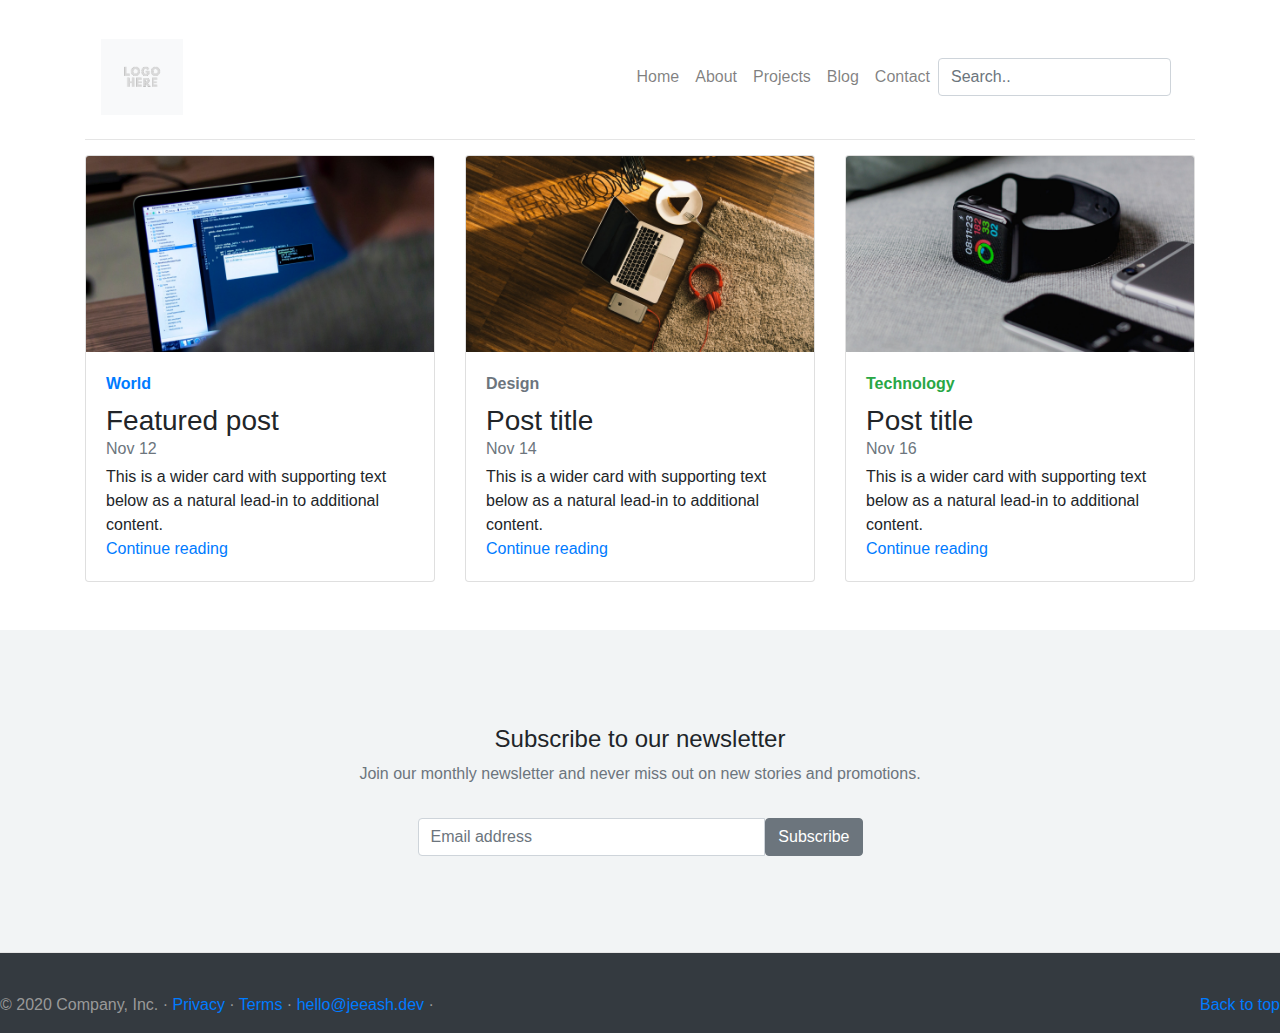
<file: projets.html>
<!DOCTYPE html>
<html lang="fr">
  <head>
    <!-- Required meta tags -->
    <meta charset="utf-8">
    <meta name="viewport" content="width=device-width, initial-scale=1, shrink-to-fit=no">
    <title> JH Blog Template </title>
    <!-- Bootstrap CSS -->
    <link rel="stylesheet" href="https://stackpath.bootstrapcdn.com/bootstrap/4.4.1/css/bootstrap.min.css" integrity="sha384-Vkoo8x4CGsO3+Hhxv8T/Q5PaXtkKtu6ug5TOeNV6gBiFeWPGFN9MuhOf23Q9Ifjh" crossorigin="anonymous">
    <link rel="stylesheet" href="https://cdnjs.cloudflare.com/ajax/libs/font-awesome/5.11.2/css/all.css"
        integrity="sha256-46qynGAkLSFpVbEBog43gvNhfrOj+BmwXdxFgVK/Kvc=" crossorigin="anonymous">
    <!--<link rel="stylesheet" href="https://cdnjs.cloudflare.com/ajax/libs/normalize/7.0.0/normalize.min.css">-->

    <link href="https://fonts.googleapis.com/css?family=Source+Code+Pro:400,900|Source+Sans+Pro:300,900&display=swap" rel="stylesheet">

    <link rel="stylesheet" href="css/style.css">

  </head>
<body>



<div class="container">
  <header class="blog-header py-3">
    <nav class="navbar navbar-expand-md navbar-light bg-white absolute-top">
      <button class="navbar-toggler order-2 order-md-1" type="button" data-toggle="collapse" data-target=".navbar-collapse" aria-controls="navbar-left navbar-right" aria-expanded="false" aria-label="Toggle navigation">
        <span class="navbar-toggler-icon"></span>
      </button>
      <nav class="navbar navbar-light bg-light">
          <a class="navbar-brand mx-auto order-1 order-md-3" href="index.html">
              <img src="img/logo.png" width="50" height="50" alt="Logo">
          </a>
      </nav>
      <div class="collapse navbar-collapse order-4 order-md-4" id="navbar-right">
        <ul class="navbar-nav ml-auto">
          <li class="nav-item">
            <a class="nav-link" href="index.html">Home</a>
          </li>
          <li class="nav-item">
            <a class="nav-link" href="about.html">About</a>
          </li>
          <li class="nav-item">
            <a class="nav-link" href="projets.html">Projects</a>
          </li>
          <li class="nav-item">
            <a class="nav-link" href="blogposts.html">Blog</a>
          </li>
          <li class="nav-item">
            <a class="nav-link" href="contact.html">Contact</a>
          </li>
        </ul>
        <form class="form-inline" role="search">
          <input class="search js-search form-control form-control-rounded mr-sm-2" type="text" title="Enter search query here.." placeholder="Search.." aria-label="Search">
        </form>
      </div>
    </nav>
  </header>
</div>

<main role="main" class="container">

  <div class="row mb-2">
    <div class="col-md-4">
      <div class="card" style="">
        <img src="img/6.jpg" class="card-img-top" alt="">
        <div class="card-body">
          <strong class="d-inline-block mb-2 text-primary">World</strong>
          <h3 class="mb-0">Featured post</h3>
          <div class="mb-1 text-muted">Nov 12</div>
          <p class="card-text mb-auto">This is a wider card with supporting text below as a natural lead-in to additional content.</p>
          <a href="#" class="stretched-link">Continue reading</a>
        </div>
      </div>
    </div>
    <div class="col-md-4">
      <div class="card" style="">
        <img src="img/2.jpg" class="card-img-top" alt="">
        <div class="card-body">
          <strong class="d-inline-block mb-2 text-secondary">Design</strong>
          <h3 class="mb-0">Post title</h3>
          <div class="mb-1 text-muted">Nov 14</div>
          <p class="card-text mb-auto">This is a wider card with supporting text below as a natural lead-in to additional content.</p>
          <a href="#" class="stretched-link">Continue reading</a>
        </div>
      </div>
    </div>
    <div class="col-md-4">
      <div class="card" style="">
        <img src="img/4.jpg" class="card-img-top" alt="">
        <div class="card-body">
          <strong class="d-inline-block mb-2 text-success">Technology</strong>
          <h3 class="mb-0">Post title</h3>
          <div class="mb-1 text-muted">Nov 16</div>
          <p class="card-text mb-auto">This is a wider card with supporting text below as a natural lead-in to additional content.</p>
          <a href="#" class="stretched-link">Continue reading</a>
        </div>
      </div>
    </div>
  </div>

</main><!-- /.container -->



<div class="site-newsletter">
  <div class="container">
    <div class="text-center">
      <h3 class="h4 mb-2">Subscribe to our newsletter</h3>
      <p class="text-muted">Join our monthly newsletter and never miss out on new stories and promotions.</p>

      <div class="row">
        <div class="col-xs-12 col-sm-9 col-md-7 col-lg-5 ml-auto mr-auto">
          <div class="input-group mb-3 mt-3">
            <input type="text" class="form-control" placeholder="Email address" aria-label="Email address">
            <span class="input-group-btn">
              <button class="btn btn-secondary" type="button">Subscribe</button>
            </span>
          </div>
        </div>
      </div>
    </div>
  </div>
</div>

<footer class="blog-footer bg-dark">
  <p class="float-right"><a href="#">Back to top</a></p>
  <p class="float-left">&copy; 2020 Company, Inc. &middot; <a href="#">Privacy</a> &middot; <a href="#">Terms</a>
    &middot; <a href="mailto:hello@jeeash.dev" class="">hello@jeeash.dev</a> &middot; <a href="#"><i class="fab fa-github"></i></a>
    <a href="#"><i class="fab fa-twitter"></i></a> <a href="#"><i class="fab fa-facebook"></i></a>
  </p>
</footer>


<!-- Optional JavaScript -->
<!-- jQuery first, then Popper.js, then Bootstrap JS -->
<script src="https://code.jquery.com/jquery-3.4.1.slim.min.js" integrity="sha384-J6qa4849blE2+poT4WnyKhv5vZF5SrPo0iEjwBvKU7imGFAV0wwj1yYfoRSJoZ+n" crossorigin="anonymous"></script>
<script src="https://cdn.jsdelivr.net/npm/popper.js@1.16.0/dist/umd/popper.min.js" integrity="sha384-Q6E9RHvbIyZFJoft+2mJbHaEWldlvI9IOYy5n3zV9zzTtmI3UksdQRVvoxMfooAo" crossorigin="anonymous"></script>
<script src="https://stackpath.bootstrapcdn.com/bootstrap/4.4.1/js/bootstrap.min.js" integrity="sha384-wfSDF2E50Y2D1uUdj0O3uMBJnjuUD4Ih7YwaYd1iqfktj0Uod8GCExl3Og8ifwB6" crossorigin="anonymous"></script>
</body>
</html>
</file>
<file: css/style.css>
/* stylelint-disable selector-list-comma-newline-after */

.blog-header {
  line-height: 1;
  border-bottom: 1px solid #e5e5e5;
}

.blog-header-logo {
  font-size: 2.25rem;
}

.blog-header-logo:hover {
  text-decoration: none;
}
/*
h1, h2, h3, h4, h5, h6 {
  font-family: "Playfair Display", Georgia, "Times New Roman", serif;
}
*/
.display-4 {
  font-size: 2.5rem;
}
@media (min-width: 768px) {
  .display-4 {
    font-size: 3rem;
  }
}

.nav-scroller {
  position: relative;
  z-index: 2;
  height: 2.75rem;
  overflow-y: hidden;
}

.nav-scroller .nav {
  display: -ms-flexbox;
  display: flex;
  -ms-flex-wrap: nowrap;
  flex-wrap: nowrap;
  padding-bottom: 1rem;
  margin-top: -1px;
  overflow-x: auto;
  text-align: center;
  white-space: nowrap;
  -webkit-overflow-scrolling: touch;
}

.nav-scroller .nav-link {
  padding-top: .75rem;
  padding-bottom: .75rem;
  font-size: .875rem;
}

.card-img-right {
  height: 100%;
  border-radius: 0 3px 3px 0;
}

.flex-auto {
  -ms-flex: 0 0 auto;
  flex: 0 0 auto;
}

.h-250 { height: 250px; }
@media (min-width: 768px) {
  .h-md-250 { height: 250px; }
}

.jumbotron {
  background-size: cover;
  background-attachment: fixed;
  background-position: center;
  background-blend-mode: overlay;
}

.jumbotron {
  margin-bottom: 2rem;
  margin-top: 1rem;
}
/* Container */
 .container {
   padding-top: 15px;
 }

/* Pagination */
.blog-pagination {
  margin-bottom: 4rem;
}
.blog-pagination > .btn {
  border-radius: 2rem;
}

/*
 * Blog posts
 */
.blog-post {
  margin-bottom: 4rem;
}
.blog-post-title {
  margin-bottom: .25rem;
  font-size: 2.5rem;
}
.blog-post-meta {
  margin-bottom: 1.25rem;
  color: #999;
}

/*Newsletter*/
.site-newsletter {
  background: #f2f4f5;
  padding-top: 5rem;
  padding-bottom: 5rem;
  margin-top: 3rem;
}

/*
 * Footer
 */
.blog-footer {
  padding: 2.5rem 0;
  color: #999;
  text-align: center;
  background-color: #f9f9f9;
  border-top: .05rem solid #e5e5e5;
}
.blog-footer p:last-child {
  margin-bottom: 0;
}
</file>
